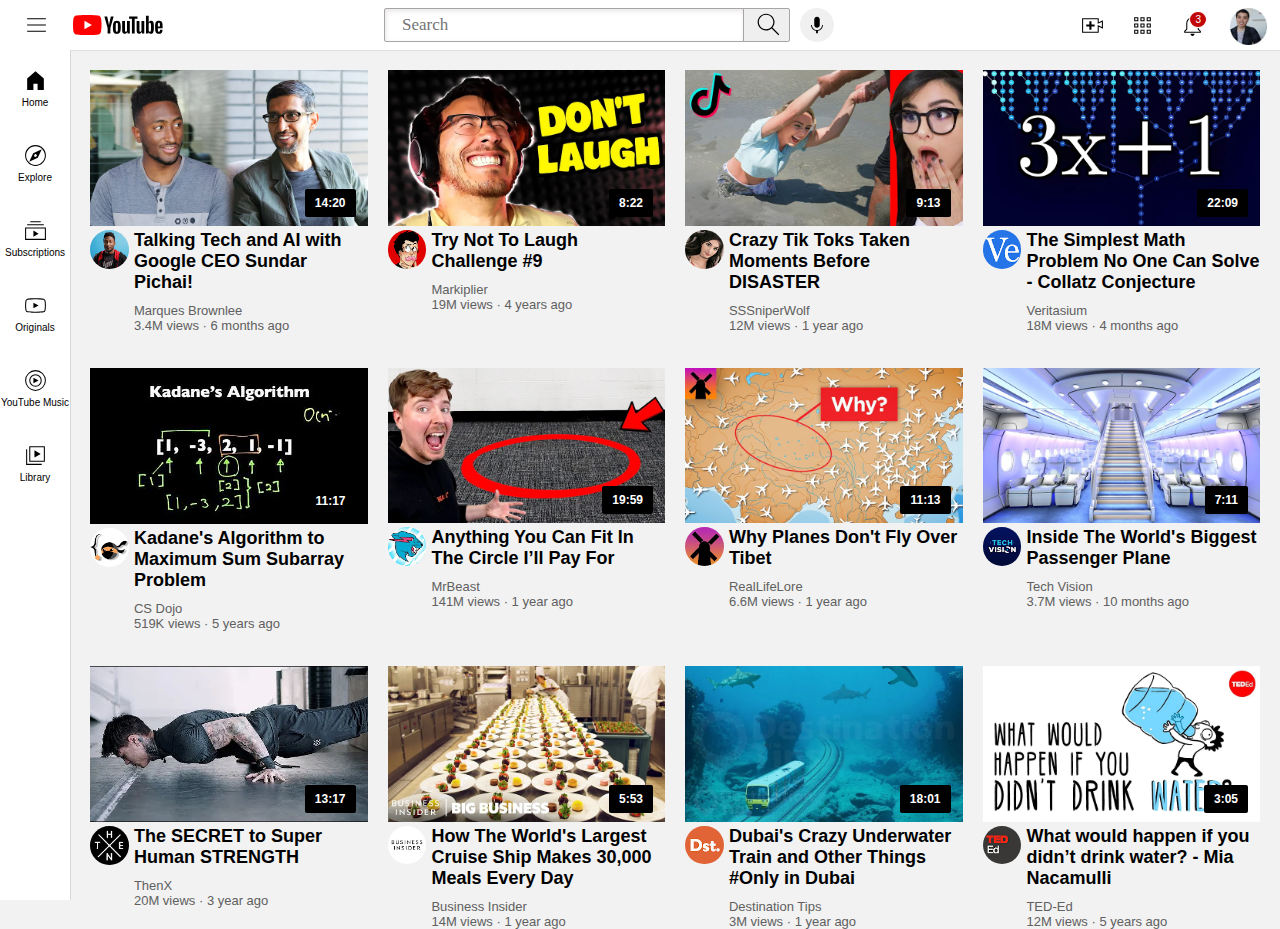
<file: index.html>
<!DOCTYPE html>
<html lang="en">
<head>
    <meta charset="UTF-8">
    <meta name="viewport" content="width=device-width, initial-scale=1.0">
    <title>Youtube.com</title>
    <link rel="stylesheet" href="styles/video.css">
    <link rel="stylesheet" href="styles/header.css">
    <link rel="stylesheet" href="styles/general.css">
    <link rel="stylesheet" href="styles/sidebar.css">
    <link rel="preconnect" href="https://fonts.googleapis.com">
    <link rel="preconnect" href="https://fonts.gstatic.com" crossorigin>
    <link href="https://fonts.googleapis.com/css2?family=Reddit+Mono:wght@200..900&display=swap" rel="stylesheet">
</head>
<body>
<!--semantic elements are same as div but give easy to read: header,nav,main,section-->
    <header class="header">
        <div class="left">
            <img class="hamburger-menu" src="imgs/hamburger-menu.svg">
            <img class="logo" src="imgs/youtube-logo.svg">
        </div>
        <div class="mid">
            <input class="s-bar" type="text" placeholder="Search">
            <button class="s-btn">
                <img src="imgs/search.svg">
                <div class="tooltip">Search</div>
            </button>
            <button class="v-btn">
                <img src="imgs/voice-search-icon.svg">
                <div class="tooltip">Voice Search</div>
            </button>
        </div>
        <div class="right">
            <div class="upload">
                <img src="imgs/upload.svg">
                <div class="tooltip">Upload</div>
            </div>
            <div class="ytapps">
                <img src="imgs/youtube-apps.svg" alt="">
                <div class="tooltip">Apps</div>
            </div>
            <div class="notif">
                <img src="imgs/notifications.svg" alt="">
                <div class="notif-num">3</div>
                <div class="tooltip">Notifications</div>
            </div>
            <div class="chan">
                <img src="imgs/my-channel.jpeg" alt="">
            </div>
        </div>
    </header>

    <nav class="sidebar">
        <div class="home">
            <img src="imgs/home.svg" alt="">
            <div class="s-lab">Home</div>
        </div>
        <div class="exp">
            <img src="imgs/explore.svg" alt="">
            <div class="s-lab">Explore</div>
        </div>
        <div class="subs">
            <img src="imgs/subscriptions.svg" alt="">
            <div class="s-lab">Subscriptions</div>
        </div>
        <div class="ori">
            <img src="imgs/originals.svg" alt="">
            <div class="s-lab">Originals</div>
        </div>
        <div class="music">
            <img src="imgs/youtube-music.svg" alt="">
            <div class="s-lab">YouTube Music</div>
        </div>
        <div class="lib">
            <img src="imgs/library.svg" alt="">
            <div class="s-lab">Library</div>
        </div>
    </nav>

    <main class="container">

        <section class="preview">
            <div class="thumbnail">
                <img src="imgs/thumbnail-1.webp">
                <div class="duration">14:20</div>
            </div>
            <div class="info">
                <div class="channel">
                    <img src="imgs/channel-1.jpeg">
                </div>
                <div class="desp">
                    <div class="ttl">              
                        Talking Tech and AI with Google CEO Sundar Pichai!
                    </div>
                    <div class="ytname">
                        Marques Brownlee
                    </div>
                    <div class="stats">
                        3.4M views · 6 months ago
                    </div>
                </div>
            </div>
        </section>

        <div class="preview">
            <div class="thumbnail">
                <img src="imgs/thumbnail-2.webp">
                <div class="duration">8:22</div>
            </div>
            <div class="info">
                <div class="channel">
                    <img src="imgs/channel-2.jpeg">
                </div>
                <div class="desp">
                    <div class="ttl">                     
                        Try Not To Laugh Challenge #9
                    </div>
                    <div class="ytname">
                        Markiplier
                    </div>
                    <div class="stats">
                        19M views · 4 years ago
                    </div>
                </div>
            </div>
        </div>

        <div class="preview">
            <div class="thumbnail">
                <img src="imgs/thumbnail-3.webp">
                <div class="duration">9:13</div>
            </div>
            <div class="info">
                <div class="channel">
                    <img src="imgs/channel-3.jpeg">
                </div>
                <div class="desp">
                    <div class="ttl">               
                        Crazy Tik Toks Taken Moments Before DISASTER
                    </div>
                    <div class="ytname">
                        SSSniperWolf
                    </div>
                    <div class="stats">
                        12M views · 1 year ago
                    </div>
                </div>
            </div>
        </div>

        <div class="preview">
            <div class="thumbnail">
                <img src="imgs/thumbnail-4.webp">
                <div class="duration">22:09</div>
            </div>
            <div class="info">
                <div class="channel">
                    <img src="imgs/channel-4.jpeg">
                </div>
                <div class="desp">
                    <div class="ttl">                               
                        The Simplest Math Problem No One Can Solve - Collatz Conjecture
                    </div>
                    <div class="ytname">
                        Veritasium
                    </div>
                    <div class="stats">
                        18M views · 4 months ago
                    </div>
                </div>
            </div>
        </div>

        <div class="preview">
            <div class="thumbnail">
                <img src="imgs/thumbnail-5.webp">
                <div class="duration">11:17</div>
            </div>
            <div class="info">
                <div class="channel">
                    <img src="imgs/channel-5.jpeg">
                </div>
                <div class="desp">
                    <div class="ttl">                                   
                        Kadane's Algorithm to Maximum Sum Subarray Problem
                    </div>
                    <div class="ytname">
                        CS Dojo
                    </div>
                    <div class="stats">
                        519K views · 5 years ago
                    </div>
                </div>
            </div>
        </div>

        <div class="preview">
            <div class="thumbnail">
                <img src="imgs/thumbnail-6.webp">
                <div class="duration">19:59</div>
            </div>
            <div class="info">
                <div class="channel">
                    <img src="imgs/channel-6.jpeg">
                </div>
                <div class="desp">
                    <div class="ttl">                            
                        Anything You Can Fit In The Circle I’ll Pay For
                    </div>
                    <div class="ytname">                
                        MrBeast
                    </div>
                    <div class="stats">
                        141M views · 1 year ago
                    </div>
                </div>
            </div>
        </div>

        <div class="preview">
            <div class="thumbnail">
                <img src="imgs/thumbnail-7.webp">
                <div class="duration">11:13</div>
            </div>
            <div class="info">
                <div class="channel">
                    <img src="imgs/channel-7.jpeg">
                </div>
                <div class="desp">
                    <div class="ttl"> 
                        Why Planes Don't Fly Over Tibet
                    </div>
                    <div class="ytname">
                        RealLifeLore
                    </div>
                    <div class="stats">
                        6.6M views · 1 year ago
                    </div>
                </div>
            </div>
        </div>

        <div class="preview">
            <div class="thumbnail">
                <img src="imgs/thumbnail-8.webp">
                <div class="duration">7:11</div>
            </div>
            <div class="info">
                <div class="channel">
                    <img src="imgs/channel-8.jpeg">
                </div>
                <div class="desp">
                    <div class="ttl">  
                        Inside The World's Biggest Passenger Plane
                    </div>
                    <div class="ytname">
                        Tech Vision
                    </div>
                    <div class="stats">
                        3.7M views · 10 months ago
                    </div>
                </div>
            </div>
        </div>

        <div class="preview">
            <div class="thumbnail">
                <img src="imgs/thumbnail-9.webp">
                <div class="duration">13:17</div>
            </div>
            <div class="info">
                <div class="channel">
                    <img src="imgs/channel-9.jpeg">
                </div>
                <div class="desp">
                    <div class="ttl">
                        The SECRET to Super Human STRENGTH
                    </div>
                    <div class="ytname">
                        ThenX
                    </div>
                    <div class="stats">
                        20M views · 3 year ago
                    </div>
                </div>
            </div>
        </div>

        <div class="preview">
            <div class="thumbnail">
                <img src="imgs/thumbnail-10.webp">
                <div class="duration">5:53</div>
            </div>
            <div class="info">
                <div class="channel">
                    <img src="imgs/channel-10.jpeg">
                </div>
                <div class="desp">
                    <div class="ttl">
                        How The World's Largest Cruise Ship Makes 30,000 Meals Every Day  
                    </div>
                    <div class="ytname">
                        Business Insider
                    </div>
                    <div class="stats">
                        14M views · 1 year ago
                    </div>
                </div>
            </div>
        </div>

        <div class="preview">
            <div class="thumbnail">
                <img src="imgs/thumbnail-11.webp">
                <div class="duration">18:01</div>
            </div>
            <div class="info">
                <div class="channel">
                    <img src="imgs/channel-11.jpeg">
                </div>
                <div class="desp">
                    <div class="ttl">
                        Dubai's Crazy Underwater Train and Other Things #Only in Dubai
                    </div>
                    <div class="ytname">
                        Destination Tips
                    </div>
                    <div class="stats">
                        3M views · 1 year ago
                    </div>
                </div>
            </div>
        </div>

        <div class="preview">
            <div class="thumbnail">
                <img src="imgs/thumbnail-12.webp">
                <div class="duration">3:05</div>
            </div>
            <div class="info">
                <div class="channel">
                    <img src="imgs/channel-12.jpeg">
                </div>
                <div class="desp">
                    <div class="ttl">
                        What would happen if you didn’t drink water? - Mia Nacamulli
                    </div>
                    <div class="ytname">
                        TED-Ed
                    </div>
                    <div class="stats">
                        12M views · 5 years ago
                    </div>
                </div>
            </div>
        </div>

    </main>  
</body>
</html>
</file>
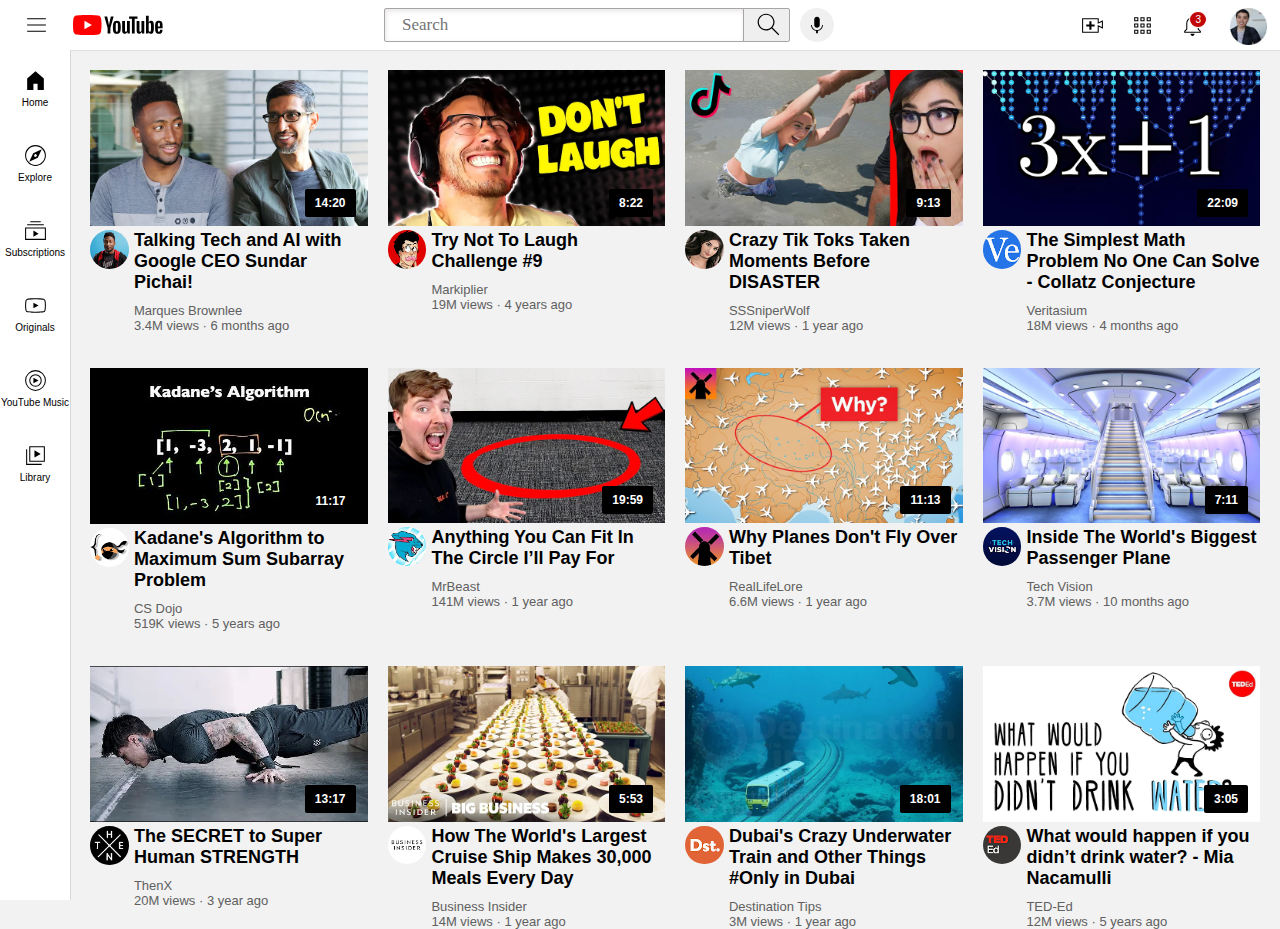
<file: yt.html>
<!DOCTYPE html>
<html lang="en">
<head>
    <meta charset="UTF-8">
    <meta name="viewport" content="width=device-width, initial-scale=1.0">
    <title>Youtube.com</title>
    <link rel="stylesheet" href="styles/video.css">
    <link rel="stylesheet" href="styles/header.css">
    <link rel="stylesheet" href="styles/general.css">
    <link rel="stylesheet" href="styles/sidebar.css">
    <link rel="preconnect" href="https://fonts.googleapis.com">
    <link rel="preconnect" href="https://fonts.gstatic.com" crossorigin>
    <link href="https://fonts.googleapis.com/css2?family=Reddit+Mono:wght@200..900&display=swap" rel="stylesheet">
</head>
<body>
<!--semantic elements are same as div but give easy to read: header,nav,main,section-->
    <header class="header">
        <div class="left">
            <img class="hamburger-menu" src="imgs/hamburger-menu.svg">
            <img class="logo" src="imgs/youtube-logo.svg">
        </div>
        <div class="mid">
            <input class="s-bar" type="text" placeholder="Search">
            <button class="s-btn">
                <img src="imgs/search.svg">
                <div class="tooltip">Search</div>
            </button>
            <button class="v-btn">
                <img src="imgs/voice-search-icon.svg">
                <div class="tooltip">Voice Search</div>
            </button>
        </div>
        <div class="right">
            <div class="upload">
                <img src="imgs/upload.svg">
                <div class="tooltip">Upload</div>
            </div>
            <div class="ytapps">
                <img src="imgs/youtube-apps.svg" alt="">
                <div class="tooltip">Apps</div>
            </div>
            <div class="notif">
                <img src="imgs/notifications.svg" alt="">
                <div class="notif-num">3</div>
                <div class="tooltip">Notifications</div>
            </div>
            <div class="chan">
                <img src="imgs/my-channel.jpeg" alt="">
            </div>
        </div>
    </header>

    <nav class="sidebar">
        <div class="home">
            <img src="imgs/home.svg" alt="">
            <div class="s-lab">Home</div>
        </div>
        <div class="exp">
            <img src="imgs/explore.svg" alt="">
            <div class="s-lab">Explore</div>
        </div>
        <div class="subs">
            <img src="imgs/subscriptions.svg" alt="">
            <div class="s-lab">Subscriptions</div>
        </div>
        <div class="ori">
            <img src="imgs/originals.svg" alt="">
            <div class="s-lab">Originals</div>
        </div>
        <div class="music">
            <img src="imgs/youtube-music.svg" alt="">
            <div class="s-lab">YouTube Music</div>
        </div>
        <div class="lib">
            <img src="imgs/library.svg" alt="">
            <div class="s-lab">Library</div>
        </div>
    </nav>

    <main class="container">

        <section class="preview">
            <div class="thumbnail">
                <img src="imgs/thumbnail-1.webp">
                <div class="duration">14:20</div>
            </div>
            <div class="info">
                <div class="channel">
                    <img src="imgs/channel-1.jpeg">
                </div>
                <div class="desp">
                    <div class="ttl">              
                        Talking Tech and AI with Google CEO Sundar Pichai!
                    </div>
                    <div class="ytname">
                        Marques Brownlee
                    </div>
                    <div class="stats">
                        3.4M views · 6 months ago
                    </div>
                </div>
            </div>
        </section>

        <div class="preview">
            <div class="thumbnail">
                <img src="imgs/thumbnail-2.webp">
                <div class="duration">8:22</div>
            </div>
            <div class="info">
                <div class="channel">
                    <img src="imgs/channel-2.jpeg">
                </div>
                <div class="desp">
                    <div class="ttl">                     
                        Try Not To Laugh Challenge #9
                    </div>
                    <div class="ytname">
                        Markiplier
                    </div>
                    <div class="stats">
                        19M views · 4 years ago
                    </div>
                </div>
            </div>
        </div>

        <div class="preview">
            <div class="thumbnail">
                <img src="imgs/thumbnail-3.webp">
                <div class="duration">9:13</div>
            </div>
            <div class="info">
                <div class="channel">
                    <img src="imgs/channel-3.jpeg">
                </div>
                <div class="desp">
                    <div class="ttl">               
                        Crazy Tik Toks Taken Moments Before DISASTER
                    </div>
                    <div class="ytname">
                        SSSniperWolf
                    </div>
                    <div class="stats">
                        12M views · 1 year ago
                    </div>
                </div>
            </div>
        </div>

        <div class="preview">
            <div class="thumbnail">
                <img src="imgs/thumbnail-4.webp">
                <div class="duration">22:09</div>
            </div>
            <div class="info">
                <div class="channel">
                    <img src="imgs/channel-4.jpeg">
                </div>
                <div class="desp">
                    <div class="ttl">                               
                        The Simplest Math Problem No One Can Solve - Collatz Conjecture
                    </div>
                    <div class="ytname">
                        Veritasium
                    </div>
                    <div class="stats">
                        18M views · 4 months ago
                    </div>
                </div>
            </div>
        </div>

        <div class="preview">
            <div class="thumbnail">
                <img src="imgs/thumbnail-5.webp">
                <div class="duration">11:17</div>
            </div>
            <div class="info">
                <div class="channel">
                    <img src="imgs/channel-5.jpeg">
                </div>
                <div class="desp">
                    <div class="ttl">                                   
                        Kadane's Algorithm to Maximum Sum Subarray Problem
                    </div>
                    <div class="ytname">
                        CS Dojo
                    </div>
                    <div class="stats">
                        519K views · 5 years ago
                    </div>
                </div>
            </div>
        </div>

        <div class="preview">
            <div class="thumbnail">
                <img src="imgs/thumbnail-6.webp">
                <div class="duration">19:59</div>
            </div>
            <div class="info">
                <div class="channel">
                    <img src="imgs/channel-6.jpeg">
                </div>
                <div class="desp">
                    <div class="ttl">                            
                        Anything You Can Fit In The Circle I’ll Pay For
                    </div>
                    <div class="ytname">                
                        MrBeast
                    </div>
                    <div class="stats">
                        141M views · 1 year ago
                    </div>
                </div>
            </div>
        </div>

        <div class="preview">
            <div class="thumbnail">
                <img src="imgs/thumbnail-7.webp">
                <div class="duration">11:13</div>
            </div>
            <div class="info">
                <div class="channel">
                    <img src="imgs/channel-7.jpeg">
                </div>
                <div class="desp">
                    <div class="ttl"> 
                        Why Planes Don't Fly Over Tibet
                    </div>
                    <div class="ytname">
                        RealLifeLore
                    </div>
                    <div class="stats">
                        6.6M views · 1 year ago
                    </div>
                </div>
            </div>
        </div>

        <div class="preview">
            <div class="thumbnail">
                <img src="imgs/thumbnail-8.webp">
                <div class="duration">7:11</div>
            </div>
            <div class="info">
                <div class="channel">
                    <img src="imgs/channel-8.jpeg">
                </div>
                <div class="desp">
                    <div class="ttl">  
                        Inside The World's Biggest Passenger Plane
                    </div>
                    <div class="ytname">
                        Tech Vision
                    </div>
                    <div class="stats">
                        3.7M views · 10 months ago
                    </div>
                </div>
            </div>
        </div>

        <div class="preview">
            <div class="thumbnail">
                <img src="imgs/thumbnail-9.webp">
                <div class="duration">13:17</div>
            </div>
            <div class="info">
                <div class="channel">
                    <img src="imgs/channel-9.jpeg">
                </div>
                <div class="desp">
                    <div class="ttl">
                        The SECRET to Super Human STRENGTH
                    </div>
                    <div class="ytname">
                        ThenX
                    </div>
                    <div class="stats">
                        20M views · 3 year ago
                    </div>
                </div>
            </div>
        </div>

        <div class="preview">
            <div class="thumbnail">
                <img src="imgs/thumbnail-10.webp">
                <div class="duration">5:53</div>
            </div>
            <div class="info">
                <div class="channel">
                    <img src="imgs/channel-10.jpeg">
                </div>
                <div class="desp">
                    <div class="ttl">
                        How The World's Largest Cruise Ship Makes 30,000 Meals Every Day  
                    </div>
                    <div class="ytname">
                        Business Insider
                    </div>
                    <div class="stats">
                        14M views · 1 year ago
                    </div>
                </div>
            </div>
        </div>

        <div class="preview">
            <div class="thumbnail">
                <img src="imgs/thumbnail-11.webp">
                <div class="duration">18:01</div>
            </div>
            <div class="info">
                <div class="channel">
                    <img src="imgs/channel-11.jpeg">
                </div>
                <div class="desp">
                    <div class="ttl">
                        Dubai's Crazy Underwater Train and Other Things #Only in Dubai
                    </div>
                    <div class="ytname">
                        Destination Tips
                    </div>
                    <div class="stats">
                        3M views · 1 year ago
                    </div>
                </div>
            </div>
        </div>

        <div class="preview">
            <div class="thumbnail">
                <img src="imgs/thumbnail-12.webp">
                <div class="duration">3:05</div>
            </div>
            <div class="info">
                <div class="channel">
                    <img src="imgs/channel-12.jpeg">
                </div>
                <div class="desp">
                    <div class="ttl">
                        What would happen if you didn’t drink water? - Mia Nacamulli
                    </div>
                    <div class="ytname">
                        TED-Ed
                    </div>
                    <div class="stats">
                        12M views · 5 years ago
                    </div>
                </div>
            </div>
        </div>

    </main>  
</body>
</html>
</file>
<file: styles/video.css>
.container{
    display: grid;
    grid-template-columns: 1fr 1fr 1fr;
    column-gap: 20px;
    row-gap: 35px;
}

/*media queries for responsive design*/
@media (max-width: 600px){
    .container{
        grid-template-columns: 1fr 1fr;
    }
}

@media (min-width: 601px) and (max-width: 999px){
    .container{
        grid-template-columns: 1fr 1fr 1fr;
    }
}

@media (min-width: 1000px){
    .container{
        grid-template-columns: 1fr 1fr 1fr 1fr;
    }
}

.channel img{
    border-radius: 50%;
    width: 100%;
}

.info{
    display: grid;
    grid-template-columns: 1fr 6fr;
    column-gap: 5px;
}

.desp{
    display: grid;
    grid-template-columns: 1fr;
}

.thumbnail img{
    width: 100%;
}

.ttl{
    font-weight: 600;
    font-size: large;
    margin-bottom: 10px;
}

.ytname,
.stats{
    color: rgb(96,96,96);
    font-size: small;
}

.thumbnail{
    position: relative;
}

.duration{
    position: absolute;
    background-color: black;
    color: white;
    font-family: Roboto,arial;
    font-size: 12px;
    font-weight: 600;
    bottom: 13px;
    right: 12px;
    padding-top: 7px;
    padding-bottom: 7px;
    padding-left: 10px;
    padding-right: 10px;
    border-radius: 2px;
}
</file>
<file: styles/header.css>
.header{
    display: flex;
    flex-direction: row;
    height: 50px;
    justify-content: space-between;
    position: fixed;
    top: 0;
    left: 0;
    right: 0;
    background-color: white;
    border-bottom-width: 1px;
    border-bottom-color: rgb(223, 223, 223);
    border-bottom-style: solid;
    z-index: 100;
}

.left{
    display: flex;
    align-items: center;
}

.mid{
    flex:1;
    margin-left: 50px;
    margin-right: 50px;
    max-width: 450px;
    display: flex;
    flex-direction: row;
    align-items: center;
}

.right{
    display: flex;
    flex-direction: row;
    align-items: center;
    flex-shrink: 0;
}

.hamburger-menu{
    height: 25px;
    margin-left: 24px;
    margin-right: 24px;
}

.logo{
    height: 20px;
}

.s-btn{
    height: 33.5px;
    width: 47px;
    border-color: rgb(169, 165, 165);
    border-width: 0.1px;
    border-style: solid;
    margin-left: -1px;
    margin-right: 10px;
    border-top-right-radius: 2px;
    border-bottom-right-radius: 2px;
}

.s-btn img{
    margin-left: 4px;
}

.s-bar{
    width: 0;
    flex: 1;
    height: 30px;
    margin: 0;
    border-color: rgb(169, 165, 165);
    border-width: 0.1px;
    border-style: solid;
    box-shadow: inset 1px 2px 5px rgba(0, 0, 0, 0.1);
    border-top-left-radius: 2px;
    border-bottom-left-radius: 2px;
}

.s-bar::placeholder{
    font-family: Roboto;
    font-size: 17px;
    padding-left: 15px;
}

.v-btn{
    height: 34px;
    width: 34px;
    border-radius: 50%;
    background-color: rgb(240,240,240);
    border: none;
}

.v-btn img{
    width: 100%;
    margin-top: 3px;
    border-color: rgb(169, 165, 165);
}

.upload,
.ytapps,
.chan,
.notif{
    flex: 1;
    width: 25px;
    height: 25px;
    margin-left: 25px;
}

.chan{
    margin-right: 25px;
    margin-bottom: 10px;
}

.chan img{
    width: 37px;
   
}

.notif{
    position: relative;
}

.notif-num{
    position: absolute;
    background-color: rgb(193, 7, 7);
    color: white;
    right: -2px;
    top: -2px;
    border-radius: 50%;
    padding-left: 5px;
    padding-right: 5px;
    padding-top: 2px;
    padding-bottom: 2px;
    font-family: Roboto,arial;
    font-size: 10px;
    border-style: solid;
    border-width: 1px;
}

.s-btn,.v-btn,.upload,.notif,.ytapps{
    position: relative;
    cursor: pointer;
}

.tooltip{
    position: absolute;
    bottom: -25px;
    background-color: rgb(172, 172, 172);
    color: white;
    border-radius: 3px;
    padding-bottom: 2px;
    padding-top: 2px;
    padding-left: 4px;
    padding-right: 4px;
    opacity: 0;
    transition: opacity 0.15s;
    /*not to appear when hover over tip*/
    pointer-events: none;
}

.s-btn:hover .tooltip,
.v-btn:hover .tooltip,
.upload:hover .tooltip,
.notif:hover .tooltip,
.ytapps:hover .tooltip{
    opacity: 1;
}
</file>
<file: styles/general.css>
body{
    font-family: Roboto,arial;
    margin: 0;
    padding-top: 70px;
    padding-left: 90px;
    padding-right: 20px;
    background-color: rgb(242, 242, 242);
}
</file>
<file: styles/sidebar.css>
.sidebar{
    position: fixed;
    top: 50px;
    left: 0;
    bottom: 0;
    width: 70px;
    display: flex;
    flex-direction: column;
    background-color: white;
    border-right-style: solid;
    border-right-width: 1px;
    border-right-color: rgb(216, 216, 216);
    z-index: 200;
}

.home,
.exp,
.subs,
.ori,
.music,
.lib{
    height: 75px;
    display: flex;
    flex-direction: column;
    justify-content: center;
    align-items: center;
    cursor: pointer;
}

.home:hover,
.exp:hover,
.subs:hover,
.ori:hover,
.music:hover,
.lib:hover{
    background-color: rgb(217, 216, 216);
}

.home img,
.exp img,
.subs img,
.ori img,
.music img,
.lib img{
    width: 25px;
}

.s-lab{
    font-family: Roboto,arial;
    font-size: 10px;
    font-weight: 500;
    margin-top: 4px;
}
</file>
